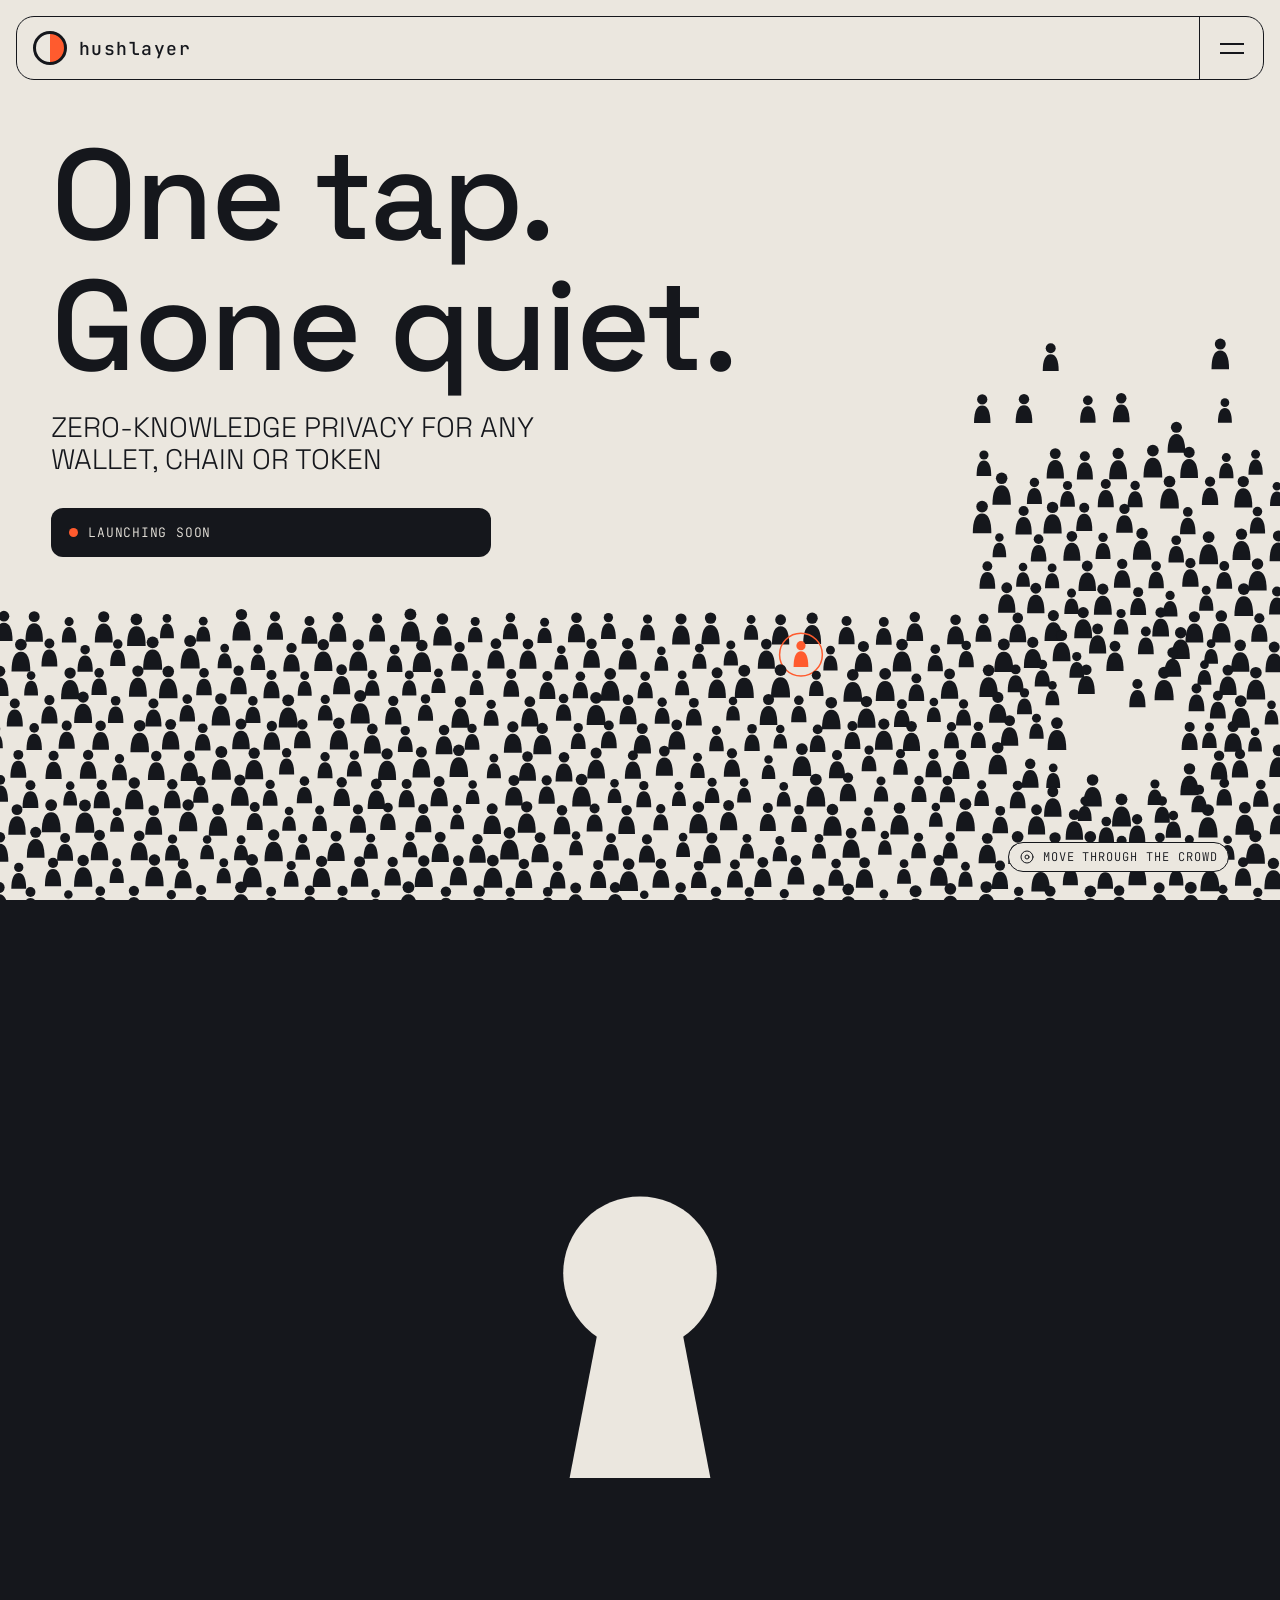
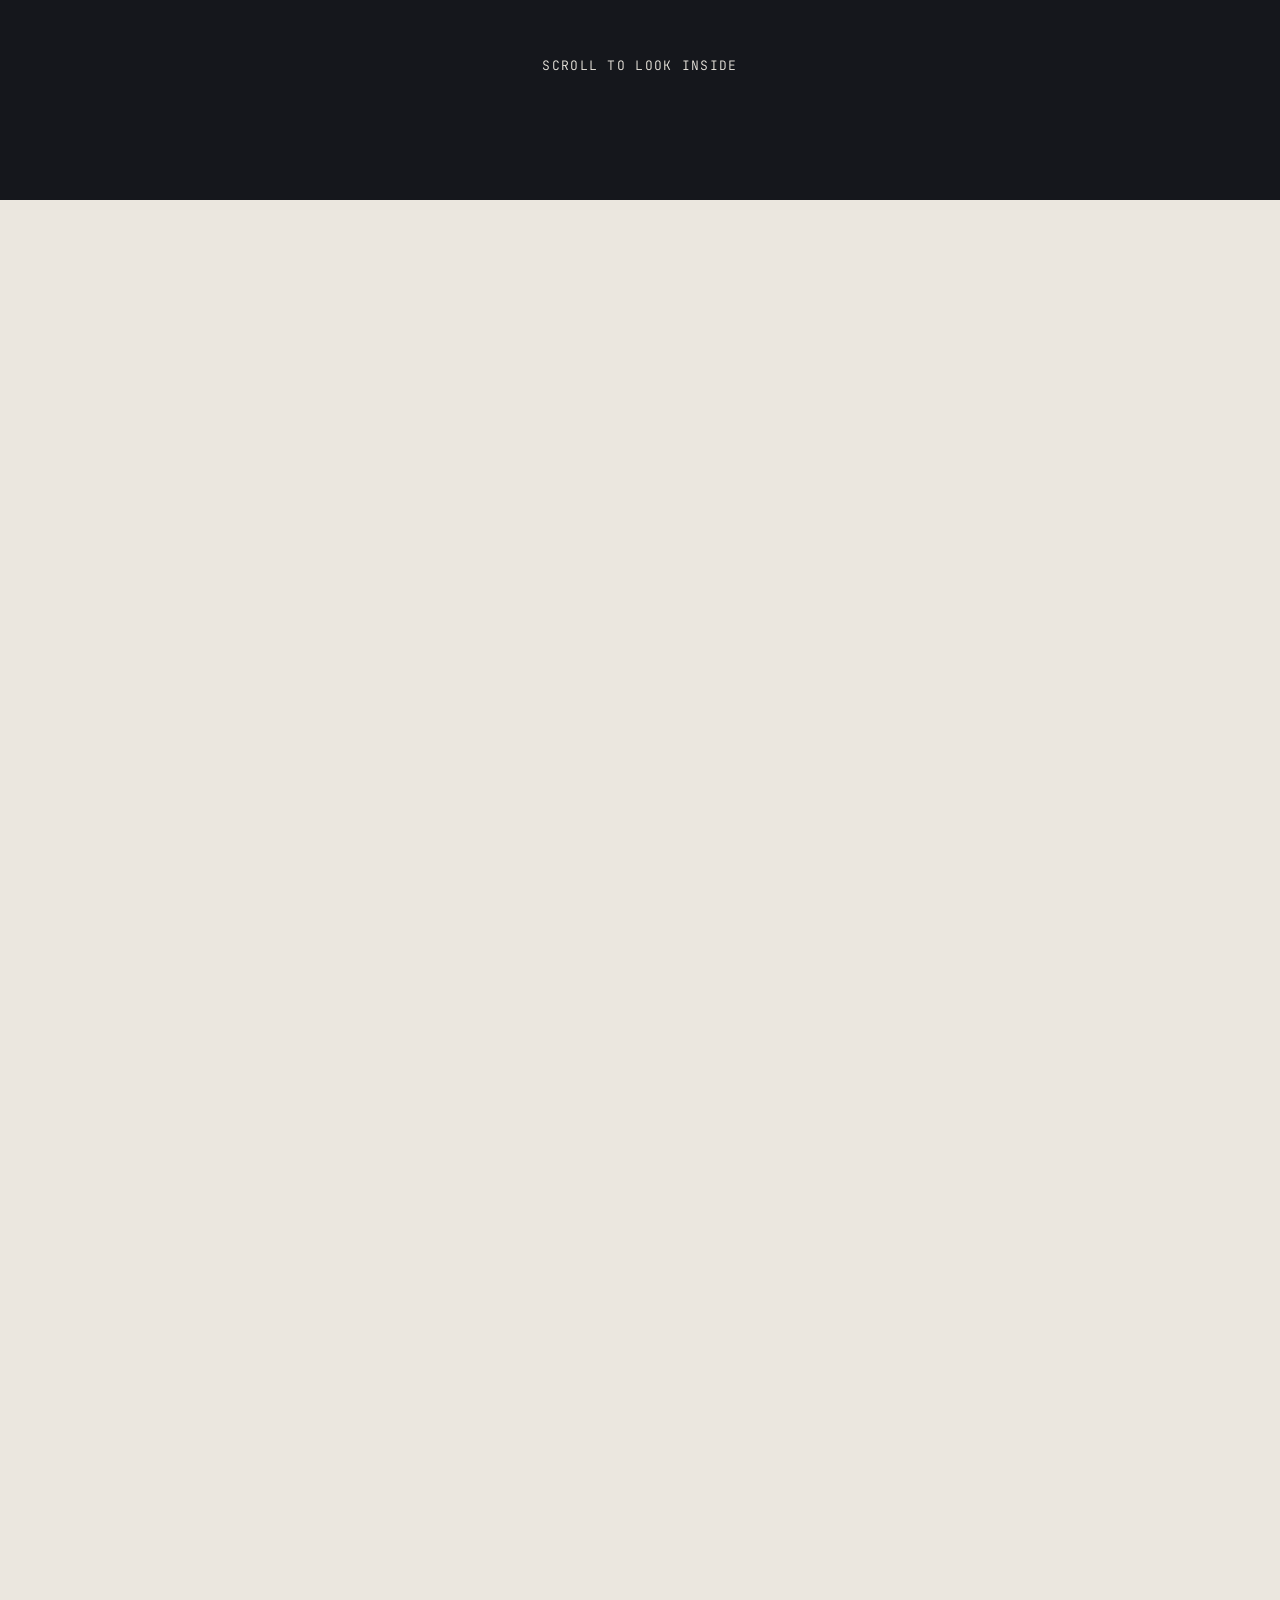
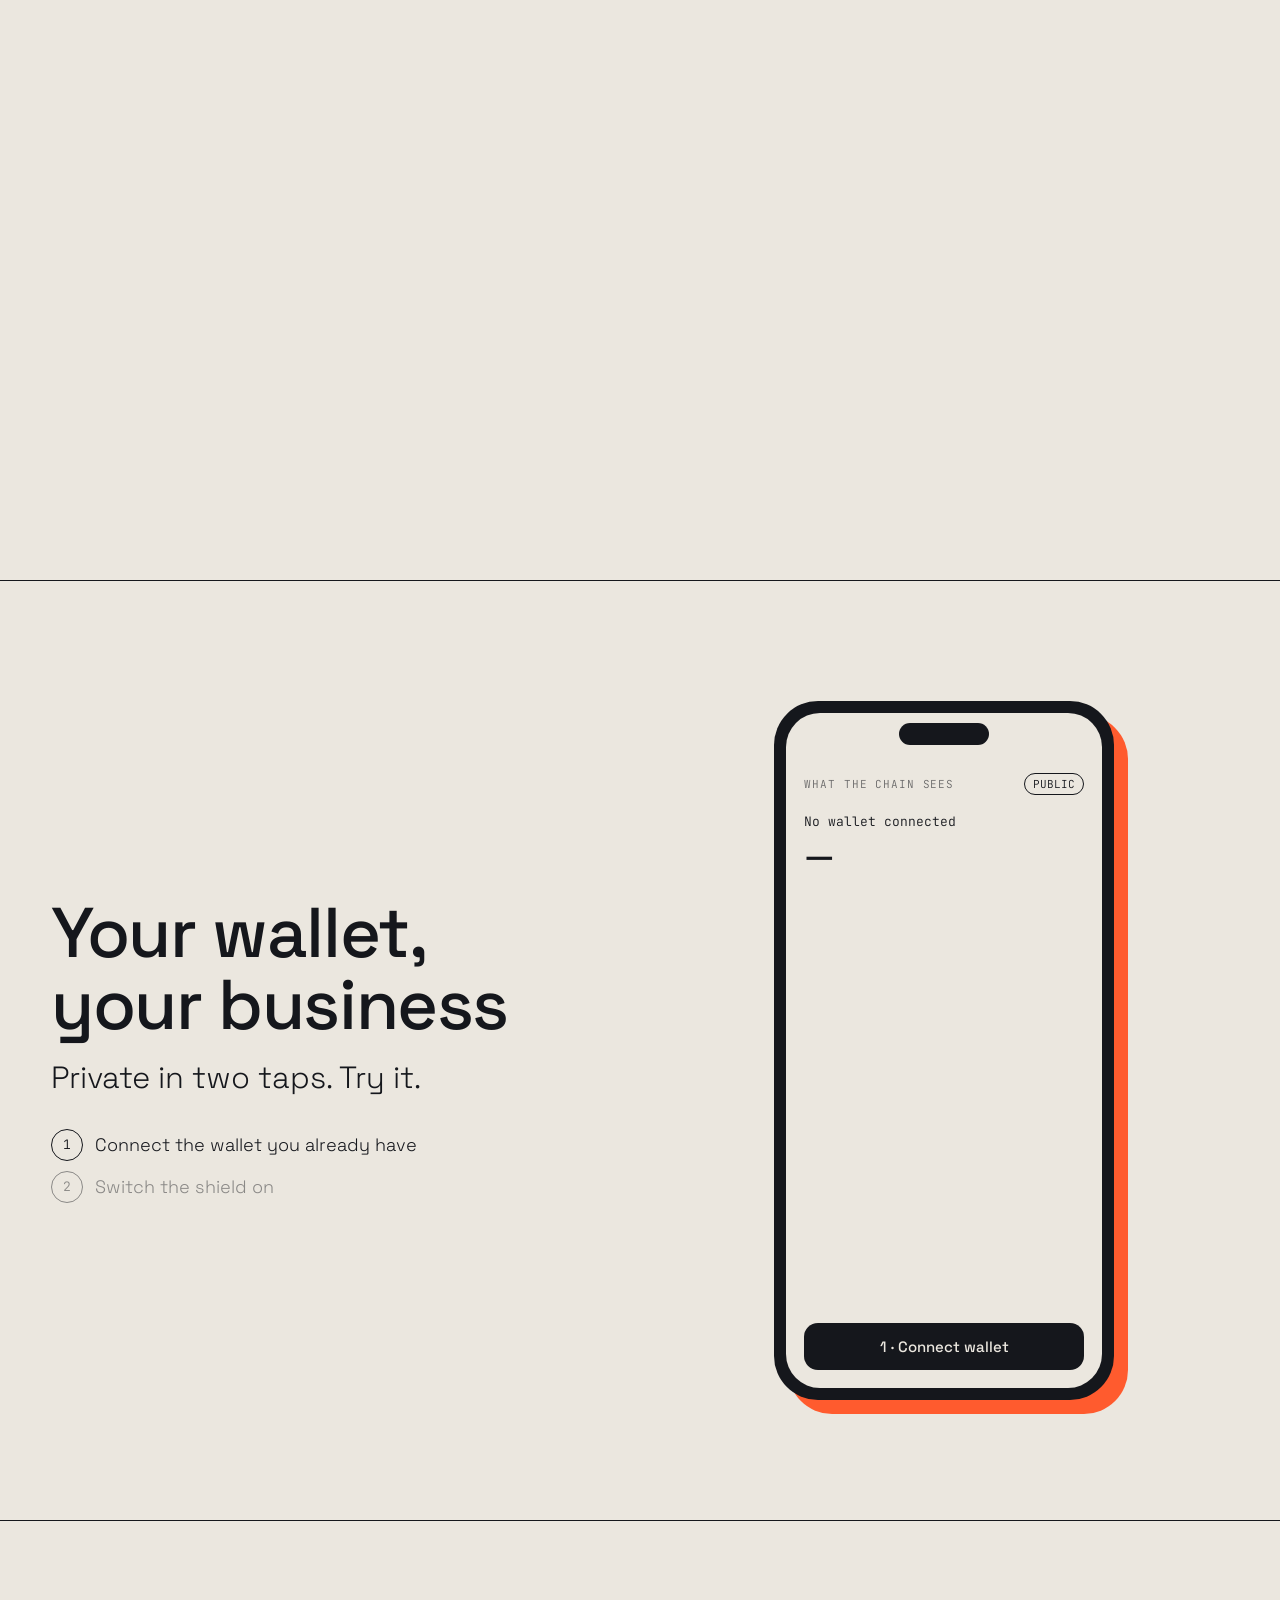
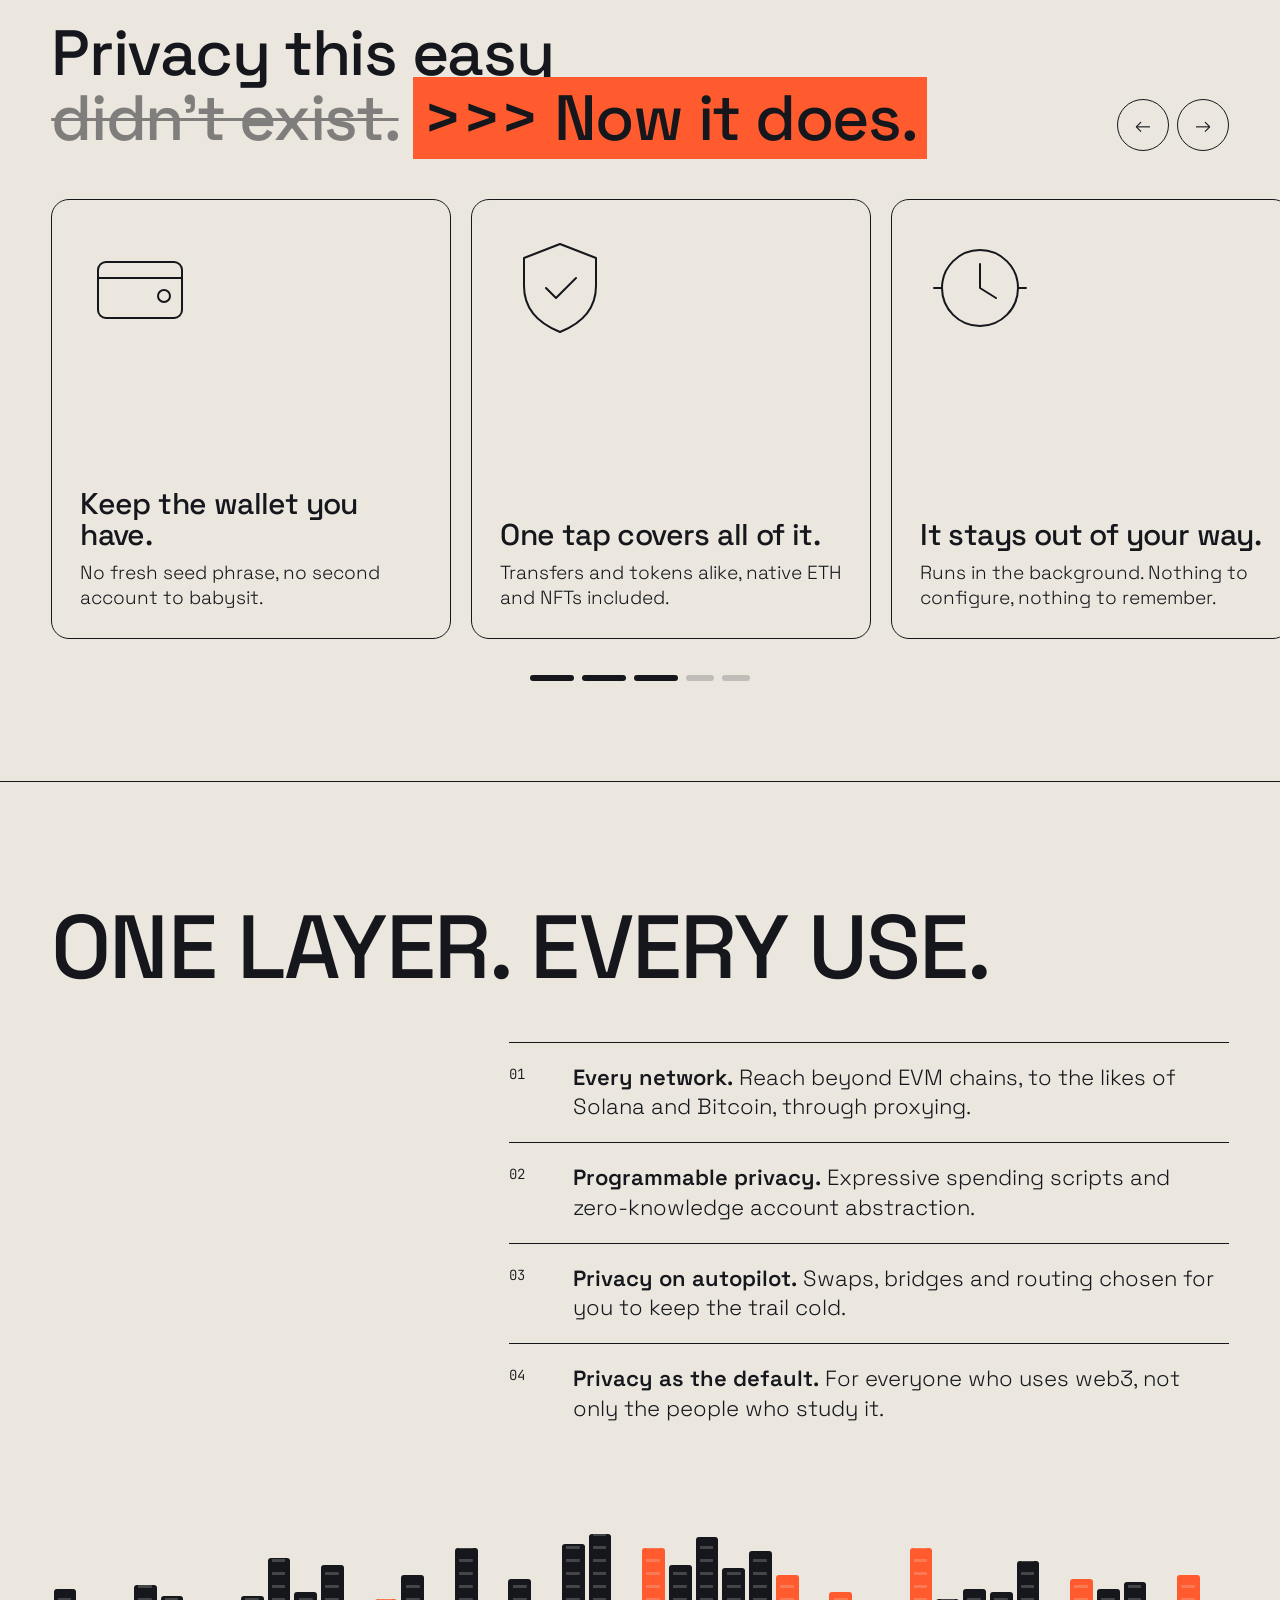
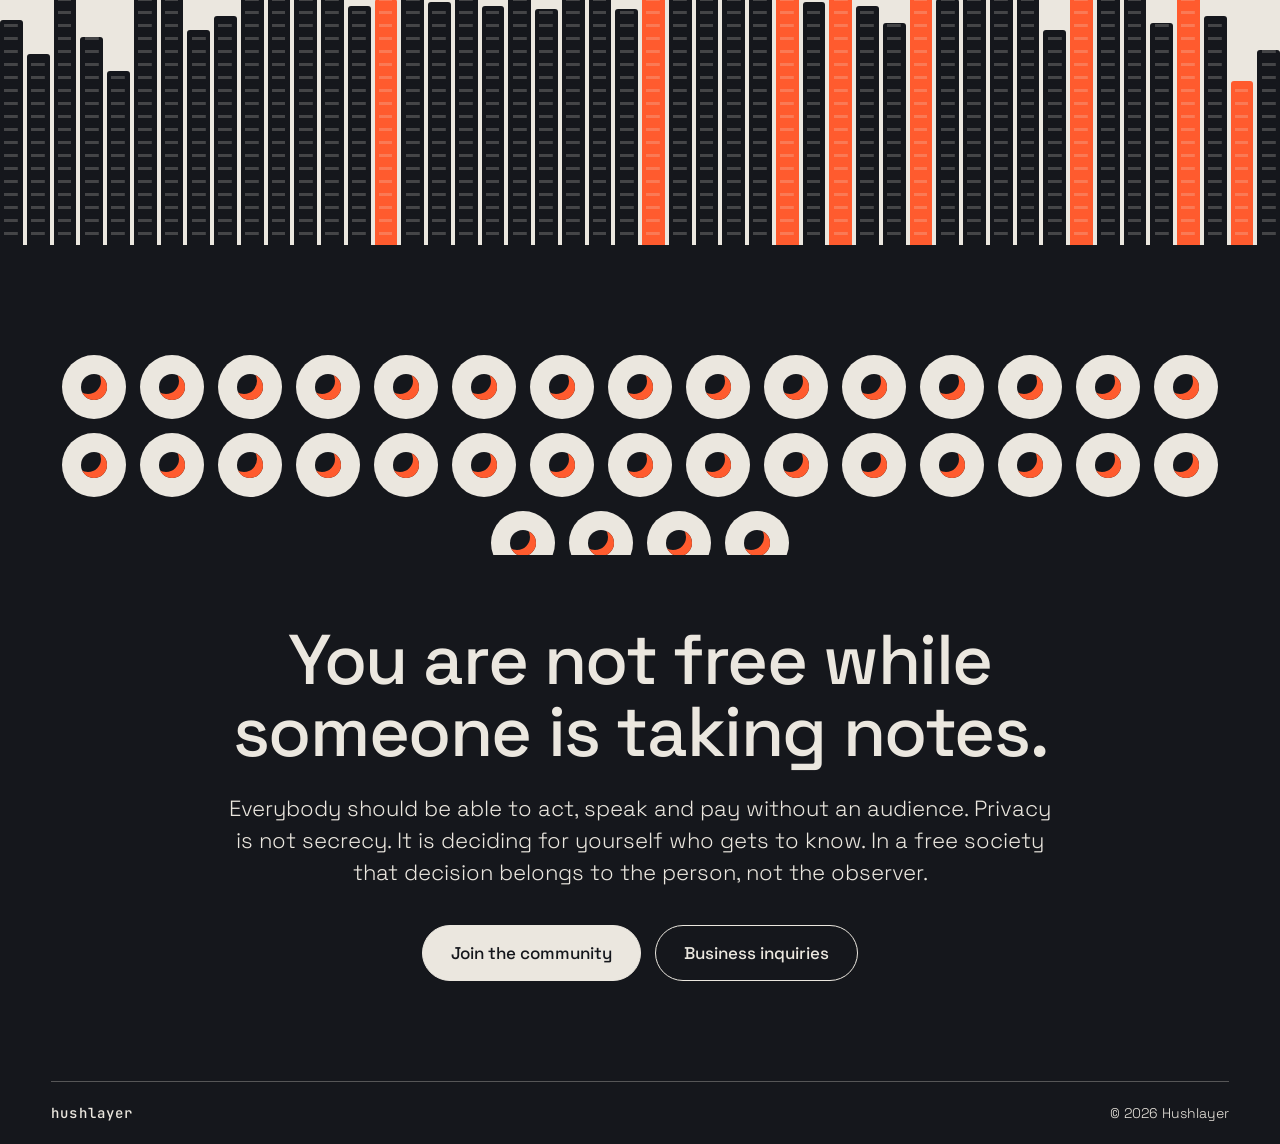
<file: index.html>
<!doctype html>
<html lang="en">
<head>
	<meta charset="utf-8" />
	<meta name="viewport" content="width=device-width, initial-scale=1, viewport-fit=cover" />
	<title>Hushlayer — one tap, and your wallet goes quiet.</title>
	<meta name="description" content="Hushlayer is a privacy layer for crypto: confidential transfers, swaps and bridging from the wallet you already use." />
	<meta property="og:title" content="Hushlayer — one tap, and your wallet goes quiet." />
	<meta property="og:description" content="A privacy layer for crypto: confidential transfers, swaps and bridging from the wallet you already use." />
	<link rel="icon" type="image/svg+xml" href="favicon.svg" />
	<link rel="preconnect" href="https://fonts.googleapis.com" />
	<link rel="preconnect" href="https://fonts.gstatic.com" crossorigin />
	<link href="https://fonts.googleapis.com/css2?family=JetBrains+Mono:wght@400;500&family=Space+Grotesk:wght@300;400;500;600&display=swap" rel="stylesheet" />
	<link rel="stylesheet" href="styles.css" />
</head>
<body>
	<!-- Loader -->
	<div class="loader" id="loader" aria-hidden="true">
		<span class="mark mark--lg"></span>
		<span class="wordmark">hushlayer</span>
	</div>

	<!-- Header -->
	<header class="header" id="header" data-theme="light">
		<div class="header__pill">
			<a class="header__brand" href="#top" aria-label="Hushlayer home">
				<span class="mark"></span>
				<span class="wordmark">hushlayer</span>
			</a>
			<button class="header__toggle" id="menuToggle" aria-label="Open menu" aria-expanded="false" aria-controls="menu">
				<span></span><span></span>
			</button>
		</div>
		<nav class="menu" id="menu" hidden>
			<div class="menu__row menu__row--status">
				<span class="dot" data-status-dot></span>
				<p data-status-text>Beta closed. Launching soon</p>
			</div>
			<a class="menu__row" data-link="docs" target="_blank" rel="noopener noreferrer">
				<svg viewBox="0 0 24 24"><path d="M6 3h9l4 4v14H6zM14 3v5h5M9 13h7M9 17h7" /></svg><p>Docs</p>
			</a>
			<a class="menu__row" data-link="x" target="_blank" rel="noopener noreferrer">
				<svg viewBox="0 0 24 24"><path d="M4 4l16 16M20 4L4 20" /></svg><p>Meet the community</p>
			</a>
			<a class="menu__row" data-link="telegram" target="_blank" rel="noopener noreferrer">
				<svg viewBox="0 0 24 24"><path d="M21 4L3 11l6 2 2 6 3-4 4 3z" /></svg><p>Join the Telegram</p>
			</a>
			<a class="menu__row" data-link="articles" target="_blank" rel="noopener noreferrer">
				<svg viewBox="0 0 24 24"><path d="M4 5h16v14H4zM8 9h8M8 13h8M8 17h4" /></svg><p>Articles</p>
			</a>
			<a class="menu__row" data-link="email">
				<svg viewBox="0 0 24 24"><path d="M3 6h18v12H3zM3 7l9 6 9-6" /></svg><p>Business inquiries</p>
			</a>
			<a class="menu__row" data-link="compliance" target="_blank" rel="noopener noreferrer">
				<svg viewBox="0 0 24 24"><path d="M12 3l8 3v6c0 5-3.5 8-8 9-4.500-1-8-4-8-9V6zM9 12l2 2 4-4" /></svg><p>Compliance</p>
			</a>
		</nav>
	</header>

	<main id="top">
		<!-- Hero -->
		<section class="hero" data-section="hero" data-theme="light">
			<canvas class="hero__crowd" id="crowd" role="img" aria-label="A crowd that parts around your cursor"></canvas>
			<div class="hero__copy">
				<h1>One tap.<br />Gone quiet.</h1>
				<p class="hero__sub">Zero-knowledge privacy for any<br />wallet, chain or token</p>
				<div class="timer" id="timer">
					<div class="timer__head">
						<span class="dot" data-status-dot></span>
						<span id="timerLabel">Launching soon</span>
					</div>
					<div class="timer__digits" id="timerDigits" hidden></div>
					<p class="timer__local" id="timerLocal" hidden></p>
					<button class="timer__address" id="addressChip" hidden>
						<span id="addressText"></span>
						<svg viewBox="0 0 24 24"><path d="M9 9h11v11H9zM5 15V4h11" /></svg>
					</button>
				</div>
			</div>
			<p class="hero__hint">
				<svg viewBox="0 0 24 24"><circle cx="12" cy="12" r="3" /><circle cx="12" cy="12" r="9" /></svg>
				<span data-hint>Move through the crowd</span>
			</p>
		</section>

		<!-- Keyhole -->
		<section class="keyhole" id="keyhole" data-section="keyhole" data-theme="dark">
			<div class="keyhole__stage">
				<div class="keyhole__content">
					<div class="keyhole__lead" data-reveal>
						<h2>Hushlayer closes the oldest gap in web3: everything you do is public.</h2>
						<p>Think of it as a private tunnel for your on-chain activity.</p>
					</div>
					<div class="keyhole__steps">
						<div data-reveal>
							<h3>Add the app or the extension,</h3>
							<p>tap once, and each transaction leaves shielded.</p>
						</div>
						<div data-reveal>
							<h3>Same wallet, same habits,</h3>
							<p>nothing to relearn. Only now nobody is reading along.</p>
						</div>
					</div>
				</div>
				<svg class="keyhole__mask" viewBox="0 0 100 100" preserveAspectRatio="xMidYMid slice" aria-hidden="true">
					<defs>
						<mask id="khMask">
							<rect x="-500" y="-500" width="1100" height="1100" fill="#fff" />
							<g id="khShape">
								<circle cx="50" cy="44" r="6" fill="#000" />
								<path d="M47 47 L53 47 L55.500 60 L44.500 60 Z" fill="#000" />
							</g>
						</mask>
					</defs>
					<rect class="keyhole__door" x="-500" y="-500" width="1100" height="1100" mask="url(#khMask)" />
				</svg>
				<p class="keyhole__hint" id="khHint">Scroll to look inside</p>
			</div>
		</section>

		<!-- Phone -->
		<section class="phone" id="demo" data-section="phone" data-theme="light" aria-label="Interactive phone demonstration">
			<div class="phone__copy">
				<h2>Your wallet,<br />your business</h2>
				<p>Private in two taps. Try it.</p>
				<ol class="phone__steps">
					<li data-step="1">Connect the wallet you already have</li>
					<li data-step="2">Switch the shield on</li>
				</ol>
			</div>
			<div class="device" id="device" data-state="0">
				<div class="device__notch"></div>
				<div class="device__screen">
					<div class="device__top">
						<span class="device__label">What the chain sees</span>
						<span class="badge" id="deviceBadge">Public</span>
					</div>
					<p class="device__wallet" id="deviceWallet">No wallet connected</p>
					<p class="device__balance" id="deviceBalance">—</p>
					<ul class="device__txs" id="deviceTxs"></ul>
					<button class="device__cta" id="deviceCta">1 · Connect wallet</button>
				</div>
			</div>
		</section>

		<!-- Carousel -->
		<section class="cards" id="why" data-section="carousel" data-theme="light">
			<div class="cards__head">
				<h2>Privacy this easy<br /><span class="strike">didn’t exist.</span> <em>&gt;&gt;&gt; Now it does.</em></h2>
				<div class="cards__nav">
					<button id="cardsPrev" aria-label="Previous card">←</button>
					<button id="cardsNext" aria-label="Next card">→</button>
				</div>
			</div>
			<div class="cards__track" id="cardsTrack">
				<article class="card">
					<svg viewBox="0 0 120 120"><rect x="18" y="34" width="84" height="56" rx="8" /><path d="M18 50h84" /><circle cx="84" cy="68" r="6" /></svg>
					<h3>Keep the wallet you have.</h3>
					<p>No fresh seed phrase, no second account to babysit.</p>
				</article>
				<article class="card">
					<svg viewBox="0 0 120 120"><path d="M60 16l36 14v28c0 24-16 38-36 46-20-8-36-22-36-46V30z" /><path d="M46 60l10 10 20-20" /></svg>
					<h3>One tap covers all of it.</h3>
					<p>Transfers and tokens alike, native ETH and NFTs included.</p>
				</article>
				<article class="card">
					<svg viewBox="0 0 120 120"><circle cx="60" cy="60" r="38" /><path d="M60 36v24l16 10" /><path d="M14 60h8M98 60h8" /></svg>
					<h3>It stays out of your way.</h3>
					<p>Runs in the background. Nothing to configure, nothing to remember.</p>
				</article>
				<article class="card">
					<svg viewBox="0 0 120 120"><circle cx="44" cy="60" r="18" /><path d="M62 60h44M92 60v14M80 60v10" /></svg>
					<h3>Your keys never leave you.</h3>
					<p>Funds stay under <strong>your control</strong> from start to finish.</p>
				</article>
				<article class="card">
					<svg viewBox="0 0 120 120"><path d="M66 14L30 66h26l-4 40 38-54H64z" /></svg>
					<h3>Cheap and quick.</h3>
					<p>Low fees, fast confirmations, and built to span more networks.</p>
				</article>
			</div>
			<div class="cards__dots" id="cardsDots"></div>
		</section>

		<!-- Roadmap / city -->
		<section class="city" id="roadmap" data-section="city" data-theme="light">
			<h2>One layer. Every use.</h2>
			<ol class="city__list">
				<li><strong>Every network.</strong> Reach beyond EVM chains, to the likes of Solana and Bitcoin, through proxying.</li>
				<li><strong>Programmable privacy.</strong> Expressive spending scripts and zero-knowledge account abstraction.</li>
				<li><strong>Privacy on autopilot.</strong> Swaps, bridges and routing chosen for you to keep the trail cold.</li>
				<li><strong>Privacy as the default.</strong> For everyone who uses web3, not only the people who study it.</li>
			</ol>
			<div class="city__skyline" id="skyline" aria-hidden="true"></div>
		</section>

		<!-- Eyes -->
		<section class="eyes" id="manifesto" data-section="eyes" data-theme="dark">
			<div class="eyes__wall" id="eyesWall" aria-hidden="true"></div>
			<div class="eyes__copy">
				<h2>You are not free while someone is taking notes.</h2>
				<p>Everybody should be able to act, speak and pay without an audience. Privacy is not secrecy. It is deciding for yourself who gets to know. In a free society that decision belongs to the person, not the observer.</p>
				<div class="eyes__cta">
					<a class="btn btn--solid" data-link="x" target="_blank" rel="noopener noreferrer">Join the community</a>
					<a class="btn btn--ghost" data-link="email">Business inquiries</a>
				</div>
			</div>
			<footer class="footer">
				<span class="wordmark">hushlayer</span>
				<span>© <span data-year></span> Hushlayer</span>
			</footer>
		</section>
	</main>

	<div class="toast" id="toast" role="status" aria-live="polite"></div>
	<script src="site.js"></script>
	<script src="main.js"></script>
</body>
</html>
</file>
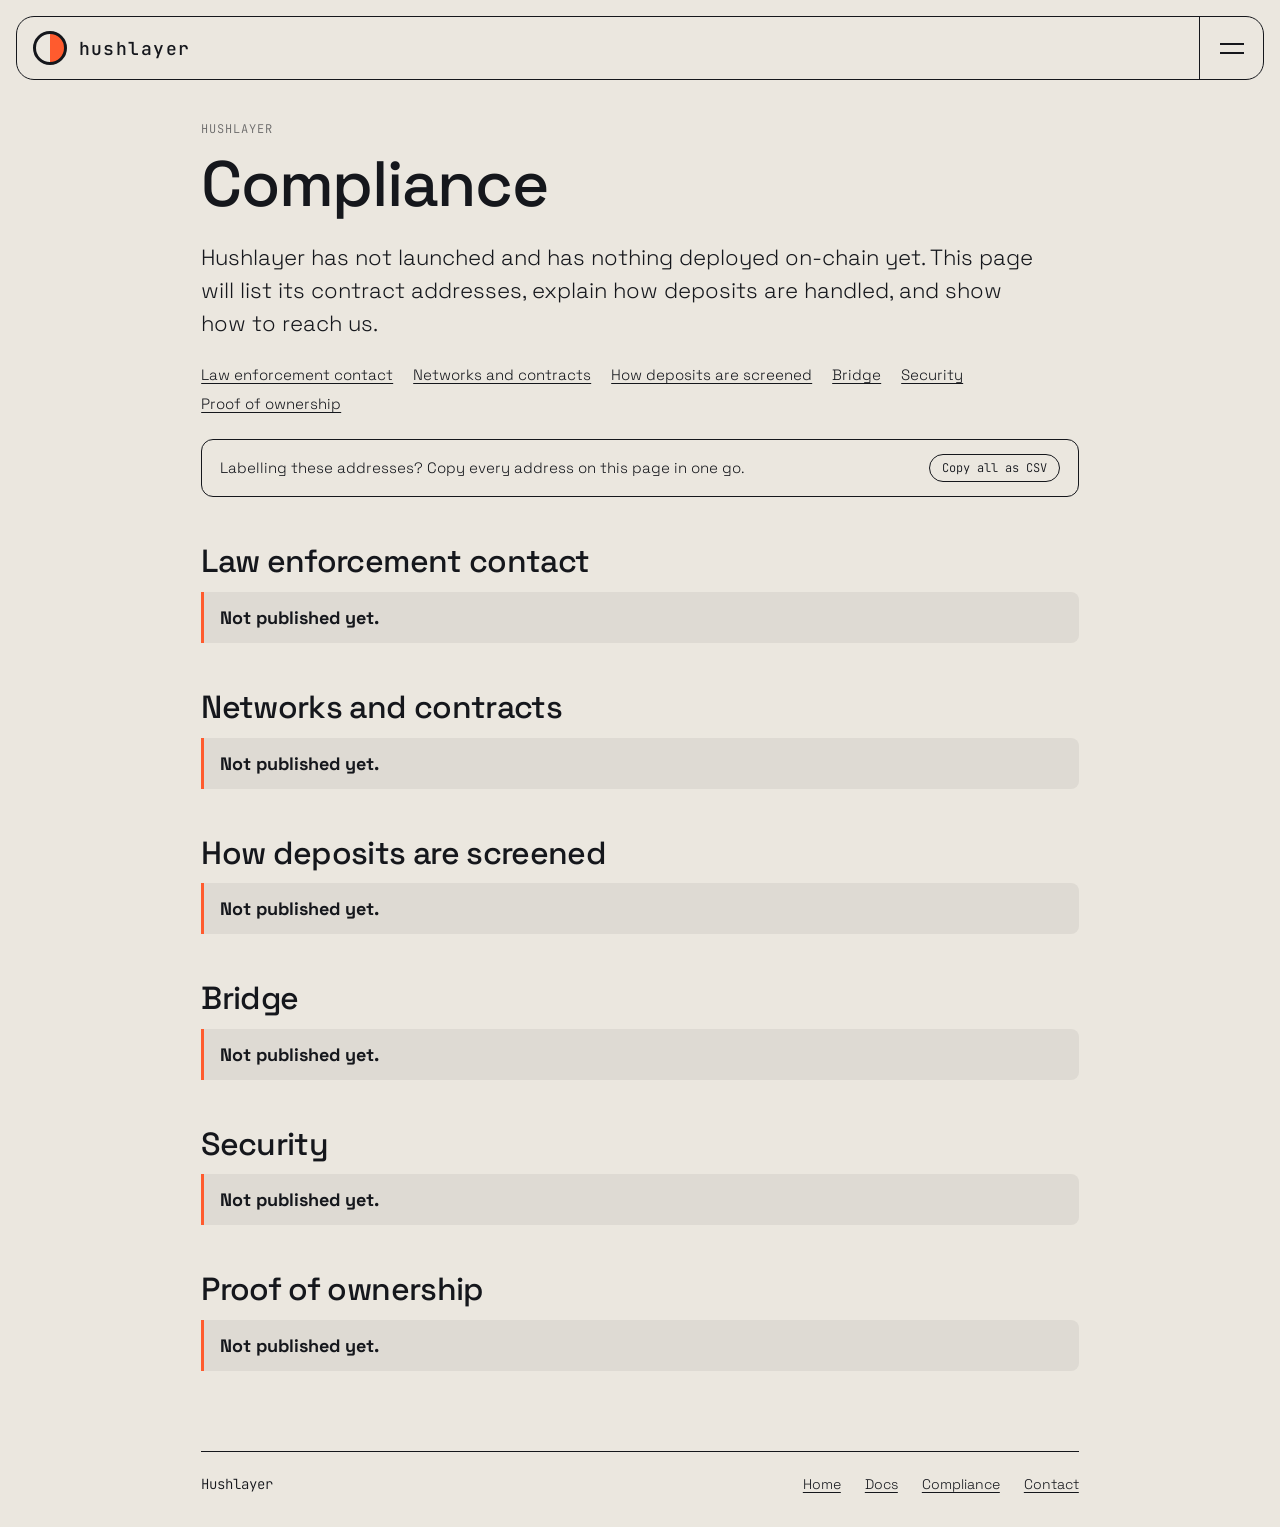
<file: compliance.html>
<!doctype html>
<html lang="en">
<head>
	<meta charset="utf-8" />
	<meta name="viewport" content="width=device-width, initial-scale=1, viewport-fit=cover" />
	<title>Compliance — Hushlayer</title>
	<meta name="description" content="Hushlayer compliance information and on-chain addresses." />
	<link rel="icon" type="image/svg+xml" href="favicon.svg" />
	<link rel="preconnect" href="https://fonts.googleapis.com" />
	<link rel="preconnect" href="https://fonts.gstatic.com" crossorigin />
	<link href="https://fonts.googleapis.com/css2?family=JetBrains+Mono:wght@400;500&family=Space+Grotesk:wght@300;400;500;600&display=swap" rel="stylesheet" />
	<link rel="stylesheet" href="styles.css" />
	<link rel="stylesheet" href="pages.css" />
</head>
<body class="page">
	<!-- Header -->
	<header class="header" id="header" data-theme="light">
		<div class="header__pill">
			<a class="header__brand" href="index.html" aria-label="Hushlayer home">
				<span class="mark"></span>
				<span class="wordmark">hushlayer</span>
			</a>
			<button class="header__toggle" id="menuToggle" aria-label="Open menu" aria-expanded="false" aria-controls="menu">
				<span></span><span></span>
			</button>
		</div>
		<nav class="menu" id="menu" hidden>
			<div class="menu__row menu__row--status">
				<span class="dot" data-status-dot></span>
				<p data-status-text>Beta closed. Launching soon</p>
			</div>
			<a class="menu__row" data-link="docs" target="_blank" rel="noopener noreferrer">
				<svg viewBox="0 0 24 24"><path d="M6 3h9l4 4v14H6zM14 3v5h5M9 13h7M9 17h7" /></svg><p>Docs</p>
			</a>
			<a class="menu__row" data-link="x" target="_blank" rel="noopener noreferrer">
				<svg viewBox="0 0 24 24"><path d="M4 4l16 16M20 4L4 20" /></svg><p>Meet the community</p>
			</a>
			<a class="menu__row" data-link="telegram" target="_blank" rel="noopener noreferrer">
				<svg viewBox="0 0 24 24"><path d="M21 4L3 11l6 2 2 6 3-4 4 3z" /></svg><p>Join the Telegram</p>
			</a>
			<a class="menu__row" data-link="articles" target="_blank" rel="noopener noreferrer">
				<svg viewBox="0 0 24 24"><path d="M4 5h16v14H4zM8 9h8M8 13h8M8 17h4" /></svg><p>Articles</p>
			</a>
			<a class="menu__row" data-link="email">
				<svg viewBox="0 0 24 24"><path d="M3 6h18v12H3zM3 7l9 6 9-6" /></svg><p>Business inquiries</p>
			</a>
			<a class="menu__row" data-link="compliance" target="_blank" rel="noopener noreferrer">
				<svg viewBox="0 0 24 24"><path d="M12 3l8 3v6c0 5-3.5 8-8 9-4.500-1-8-4-8-9V6zM9 12l2 2 4-4" /></svg><p>Compliance</p>
			</a>
		</nav>
	</header>

	<main class="comp">
		<p class="crumb" id="compCrumb"></p>
		<h1>Compliance</h1>
		<p class="comp__lead" id="compLead"></p>
		<nav class="comp__toc" id="compToc"></nav>
		<div class="comp__csv">
			<p>Labelling these addresses? Copy every address on this page in one go.</p>
			<button class="chip" id="compCsv">Copy all as CSV</button>
		</div>
		<div id="compSections"></div>
		<footer class="page__foot">
			<span>Hushlayer</span>
			<a href="index.html">Home</a>
			<a href="docs.html">Docs</a>
			<a href="compliance.html">Compliance</a>
			<a data-link="email">Contact</a>
		</footer>
	</main>

	<div class="toast" id="toast" role="status" aria-live="polite"></div>
	<script src="site.js"></script>
	<script src="compliance-data.js"></script>
	<script src="pages.js"></script>
</body>
</html>
</file>
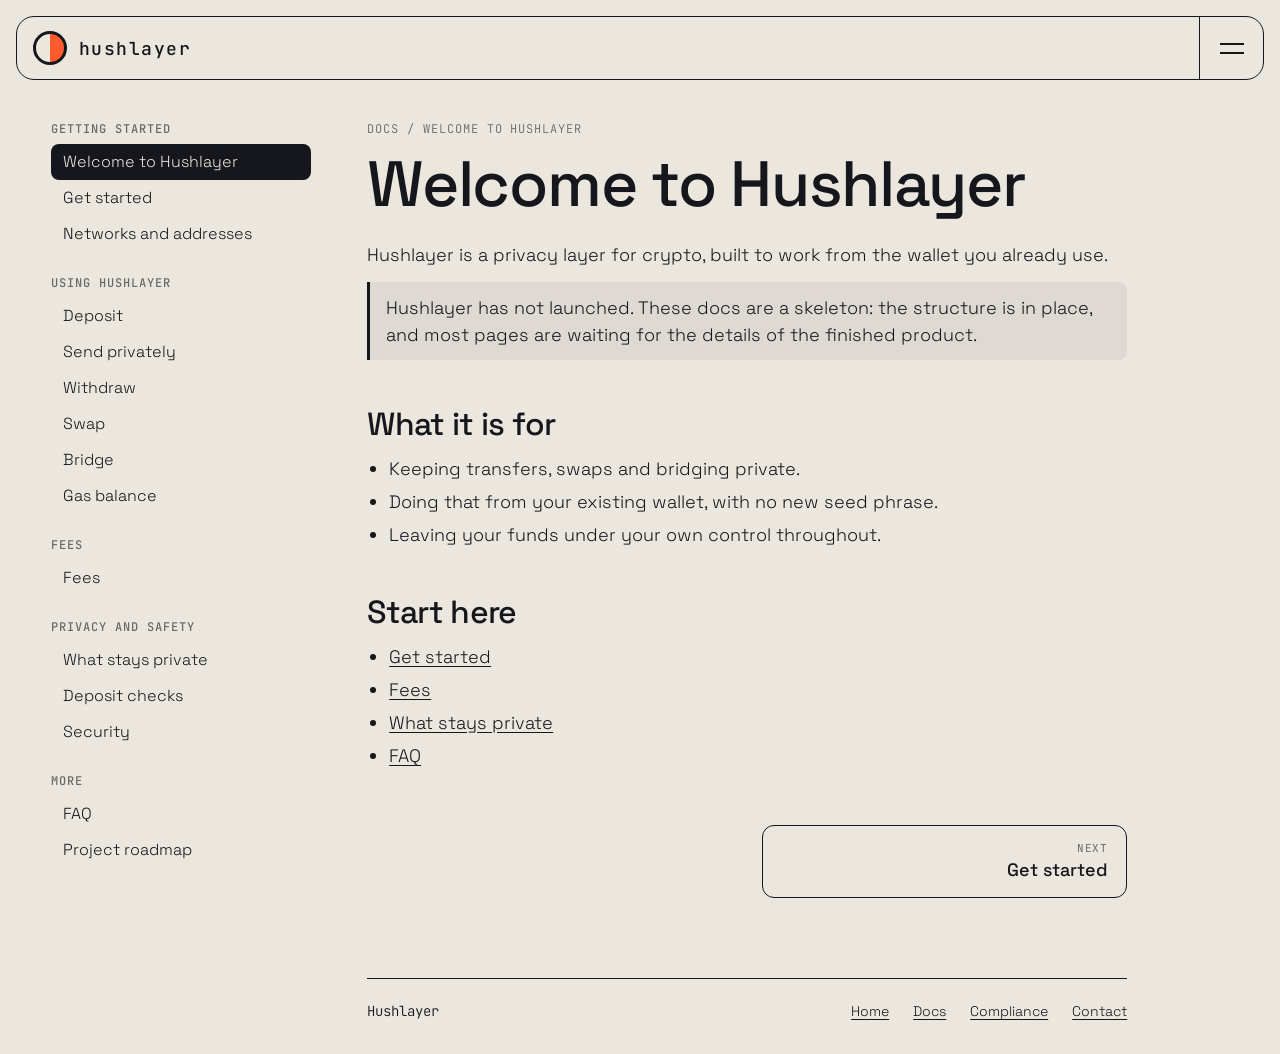
<file: docs.html>
<!doctype html>
<html lang="en">
<head>
	<meta charset="utf-8" />
	<meta name="viewport" content="width=device-width, initial-scale=1, viewport-fit=cover" />
	<title>Docs — Hushlayer</title>
	<meta name="description" content="Hushlayer documentation." />
	<link rel="icon" type="image/svg+xml" href="favicon.svg" />
	<link rel="preconnect" href="https://fonts.googleapis.com" />
	<link rel="preconnect" href="https://fonts.gstatic.com" crossorigin />
	<link href="https://fonts.googleapis.com/css2?family=JetBrains+Mono:wght@400;500&family=Space+Grotesk:wght@300;400;500;600&display=swap" rel="stylesheet" />
	<link rel="stylesheet" href="styles.css" />
	<link rel="stylesheet" href="pages.css" />
</head>
<body class="page">
	<!-- Header -->
	<header class="header" id="header" data-theme="light">
		<div class="header__pill">
			<a class="header__brand" href="index.html" aria-label="Hushlayer home">
				<span class="mark"></span>
				<span class="wordmark">hushlayer</span>
			</a>
			<button class="header__toggle" id="menuToggle" aria-label="Open menu" aria-expanded="false" aria-controls="menu">
				<span></span><span></span>
			</button>
		</div>
		<nav class="menu" id="menu" hidden>
			<div class="menu__row menu__row--status">
				<span class="dot" data-status-dot></span>
				<p data-status-text>Beta closed. Launching soon</p>
			</div>
			<a class="menu__row" data-link="docs" target="_blank" rel="noopener noreferrer">
				<svg viewBox="0 0 24 24"><path d="M6 3h9l4 4v14H6zM14 3v5h5M9 13h7M9 17h7" /></svg><p>Docs</p>
			</a>
			<a class="menu__row" data-link="x" target="_blank" rel="noopener noreferrer">
				<svg viewBox="0 0 24 24"><path d="M4 4l16 16M20 4L4 20" /></svg><p>Meet the community</p>
			</a>
			<a class="menu__row" data-link="telegram" target="_blank" rel="noopener noreferrer">
				<svg viewBox="0 0 24 24"><path d="M21 4L3 11l6 2 2 6 3-4 4 3z" /></svg><p>Join the Telegram</p>
			</a>
			<a class="menu__row" data-link="articles" target="_blank" rel="noopener noreferrer">
				<svg viewBox="0 0 24 24"><path d="M4 5h16v14H4zM8 9h8M8 13h8M8 17h4" /></svg><p>Articles</p>
			</a>
			<a class="menu__row" data-link="email">
				<svg viewBox="0 0 24 24"><path d="M3 6h18v12H3zM3 7l9 6 9-6" /></svg><p>Business inquiries</p>
			</a>
			<a class="menu__row" data-link="compliance" target="_blank" rel="noopener noreferrer">
				<svg viewBox="0 0 24 24"><path d="M12 3l8 3v6c0 5-3.5 8-8 9-4.500-1-8-4-8-9V6zM9 12l2 2 4-4" /></svg><p>Compliance</p>
			</a>
		</nav>
	</header>

	<main class="docs">
		<aside class="docs__nav">
			<button class="docs__navtoggle" id="docsNavToggle" aria-expanded="false">Contents</button>
			<nav id="docsNav"></nav>
		</aside>
		<article class="docs__body">
			<p class="crumb">Docs <span id="docsCrumb"></span></p>
			<div id="docsContent"></div>
			<div class="docs__pager" id="docsPager"></div>
		<footer class="page__foot">
			<span>Hushlayer</span>
			<a href="index.html">Home</a>
			<a href="docs.html">Docs</a>
			<a href="compliance.html">Compliance</a>
			<a data-link="email">Contact</a>
		</footer>
		</article>
	</main>

	<div class="toast" id="toast" role="status" aria-live="polite"></div>
	<script src="site.js"></script>
	<script src="docs-content.js"></script>
	<script src="pages.js"></script>
</body>
</html>
</file>
<file: styles.css>
:root {
	--ink: #15171c;
	--paper: #ebe7df;
	--accent: #ff5b2e;
	--radius: 18px;
	--gutter: clamp(16px, 4vw, 56px);
	--sans: 'Space Grotesk', system-ui, sans-serif;
	--mono: 'JetBrains Mono', ui-monospace, Consolas, monospace;
}

* { box-sizing: border-box; }
[hidden] { display: none !important; }
html { scroll-behavior: smooth; }
body {
	margin: 0;
	background: var(--paper);
	color: var(--ink);
	font-family: var(--sans);
	font-weight: 300;
	-webkit-font-smoothing: antialiased;
	overflow-x: hidden;
}
h1, h2, h3, p, ol, ul { margin: 0; }
ol, ul { padding: 0; list-style: none; }
a { color: inherit; text-decoration: none; }
button { font: inherit; color: inherit; background: none; border: 0; cursor: pointer; }
svg { fill: none; stroke: currentColor; stroke-width: 1.5; stroke-linecap: round; stroke-linejoin: round; }
h1, h2, h3 { font-weight: 500; line-height: 1.02; letter-spacing: -0.02em; }

/* Brand */
.mark {
	display: inline-block;
	width: 34px; height: 34px;
	border-radius: 50%;
	border: 3px solid currentColor;
	background: linear-gradient(90deg, transparent 50%, var(--accent) 50%);
	flex-shrink: 0;
}
.mark--lg { width: 72px; height: 72px; border-width: 5px; }
.wordmark { font-family: var(--mono); font-weight: 500; letter-spacing: 0.08em; text-transform: lowercase; }
.dot { width: 9px; height: 9px; border-radius: 50%; background: var(--accent); flex-shrink: 0; animation: pulse 1.8s infinite; }
.dot.is-live { background: #3ddc84; }
@keyframes pulse { 50% { opacity: 0.25; } }

/* Loader */
.loader {
	position: fixed; inset: 0; z-index: 1000;
	display: flex; flex-direction: column; align-items: center; justify-content: center; gap: 20px;
	background: var(--ink); color: var(--paper);
	transition: opacity 0.6s ease, visibility 0.6s;
}
.loader .wordmark { font-size: 22px; }
.loader .mark { animation: spin 1.4s cubic-bezier(0.6, 0, 0.3, 1) infinite; }
.loader.is-done { opacity: 0; visibility: hidden; }
@keyframes spin { to { transform: rotate(360deg); } }

/* Header */
.header {
	position: fixed; top: 0; left: 50%; z-index: 100;
	width: 100%; max-width: 1440px;
	padding: 16px 16px 0;
	transform: translateX(-50%);
	color: var(--ink);
	--h-bg: var(--paper); --h-fg: var(--ink);
}
.header[data-theme='dark'] { --h-bg: var(--ink); --h-fg: var(--paper); }
.header__pill, .menu {
	background: var(--h-bg); color: var(--h-fg);
	border: 1px solid var(--h-fg);
	transition: background 0.5s, color 0.5s, border-color 0.5s, border-radius 0.3s;
}
.header__pill { display: flex; justify-content: space-between; height: 64px; border-radius: var(--radius); }
.header.is-open .header__pill { border-radius: var(--radius) var(--radius) 0 0; }
.header__brand { display: flex; align-items: center; gap: 12px; padding-left: 16px; font-size: 18px; }
.header__toggle {
	width: 64px; border-left: 1px solid currentColor;
	display: flex; flex-direction: column; align-items: center; justify-content: center; gap: 7px;
}
.header__toggle span { width: 24px; height: 2px; background: currentColor; transition: transform 0.3s; }
.header.is-open .header__toggle span:first-child { transform: translateY(4.5px) rotate(45deg); }
.header.is-open .header__toggle span:last-child { transform: translateY(-4.5px) rotate(-45deg); }
.menu {
	margin-left: auto; width: min(100%, 380px);
	border-top: 0; border-radius: 0 0 var(--radius) var(--radius);
	overflow: hidden;
	animation: drop 0.3s ease;
}
@keyframes drop { from { opacity: 0; transform: translateY(-8px); } }
.menu__row {
	display: flex; align-items: center; gap: 14px;
	padding: 16px 20px; font-size: 17px;
	border-top: 1px solid color-mix(in srgb, currentColor 25%, transparent);
	transition: background 0.2s, color 0.2s;
}
.menu__row:first-child { border-top: 0; }
.menu__row svg { width: 22px; height: 22px; }
a.menu__row:hover { background: var(--accent); color: var(--ink); }
.menu__row--status { font-family: var(--mono); font-size: 13px; text-transform: uppercase; letter-spacing: 0.05em; }

/* Hero */
.hero { position: relative; min-height: 100svh; display: flex; flex-direction: column; justify-content: flex-start; padding: 130px var(--gutter) 40px; overflow: hidden; }
.hero__crowd { position: absolute; inset: 0; width: 100%; height: 100%; }
.hero__copy { position: relative; pointer-events: none; max-width: 900px; }
.hero h1 { font-size: clamp(54px, 10vw, 150px); }
.hero__sub { margin-top: 20px; font-size: clamp(18px, 2.2vw, 30px); text-transform: uppercase; line-height: 1.15; }
.timer {
	pointer-events: auto;
	margin-top: 32px; width: min(100%, 440px);
	background: var(--ink); color: var(--paper);
	border-radius: 12px; padding: 16px 18px;
}
.timer__head { display: flex; align-items: center; gap: 10px; font-family: var(--mono); font-size: 13px; text-transform: uppercase; letter-spacing: 0.06em; }
.timer__digits { display: grid; grid-auto-flow: column; grid-auto-columns: 1fr; gap: 8px; margin-top: 14px; }
.timer__digits div { border: 1px solid color-mix(in srgb, var(--paper) 30%, transparent); border-radius: 8px; padding: 10px 6px; text-align: center; }
.timer__digits b { display: block; font-family: var(--mono); font-weight: 500; font-size: clamp(24px, 4vw, 36px); font-variant-numeric: tabular-nums; }
.timer__digits small { font-size: 11px; text-transform: uppercase; letter-spacing: 0.1em; opacity: 0.6; }
.timer__local { margin-top: 10px; font-size: 13px; opacity: 0.6; }
.timer__address { display: flex; align-items: center; gap: 8px; margin-top: 12px; padding: 4px 8px; border-radius: 6px; font-family: var(--mono); font-size: 12px; background: color-mix(in srgb, var(--paper) 12%, transparent); }
.timer__address:hover { background: var(--accent); color: var(--ink); }
.timer__address svg { width: 14px; height: 14px; }
.hero__hint {
	position: absolute; right: var(--gutter); bottom: 28px;
	display: flex; align-items: center; gap: 8px;
	font-family: var(--mono); font-size: 12px; text-transform: uppercase; letter-spacing: 0.08em;
	background: var(--paper); padding: 6px 10px; border-radius: 999px; border: 1px solid var(--ink);
	pointer-events: none;
}
.hero__hint svg { width: 16px; height: 16px; }

/* Keyhole */
.keyhole { position: relative; height: 320vh; background: var(--paper); }
.keyhole__stage { position: sticky; top: 0; height: 100svh; overflow: hidden; }
.keyhole__content {
	position: absolute; inset: 0;
	display: flex; flex-direction: column; justify-content: center; gap: clamp(28px, 6vh, 72px);
	padding: 110px var(--gutter) 40px;
}
.keyhole__lead h2 { font-size: clamp(30px, 5vw, 72px); max-width: 16ch; }
.keyhole__lead p { margin-top: 16px; font-size: clamp(18px, 2vw, 26px); text-transform: uppercase; max-width: 30ch; }
.keyhole__steps { display: grid; gap: 28px; margin-left: auto; width: min(100%, 620px); text-align: right; }
.keyhole__steps h3 { font-size: clamp(20px, 2.6vw, 36px); }
.keyhole__steps p { margin-top: 6px; font-size: clamp(18px, 2.2vw, 30px); }
[data-reveal] { opacity: 0; transform: translateY(28px); transition: opacity 0.6s, transform 0.6s; }
[data-reveal].is-in { opacity: 1; transform: none; }
.keyhole__mask { position: absolute; inset: 0; width: 100%; height: 100%; pointer-events: none; stroke: none; }
.keyhole__door { fill: var(--ink); }
.keyhole__hint {
	position: absolute; left: 50%; bottom: 14vh; transform: translateX(-50%);
	color: var(--paper); font-family: var(--mono); font-size: 13px; text-transform: uppercase; letter-spacing: 0.1em;
	transition: opacity 0.3s;
}

/* Phone */
.phone {
	display: grid; grid-template-columns: 1fr 1fr; align-items: center; gap: 40px;
	padding: 120px var(--gutter);
	border-top: 1px solid var(--ink);
}
.phone__copy h2 { font-size: clamp(34px, 5.5vw, 84px); }
.phone__copy > p { margin-top: 16px; font-size: clamp(20px, 2.4vw, 32px); }
.phone__steps { margin-top: 32px; display: grid; gap: 10px; counter-reset: s; }
.phone__steps li {
	counter-increment: s; display: flex; align-items: center; gap: 12px;
	font-size: 18px; opacity: 0.45; transition: opacity 0.3s;
}
.phone__steps li::before {
	content: counter(s); flex-shrink: 0; width: 30px; height: 30px; border-radius: 50%;
	display: grid; place-items: center; border: 1px solid var(--ink);
	font-family: var(--mono); font-size: 13px; transition: background 0.3s;
}
.phone__steps li.is-active { opacity: 1; }
.phone__steps li.is-done { opacity: 1; }
.phone__steps li.is-done::before { content: '✓'; background: var(--accent); }
.device {
	position: relative; justify-self: center;
	width: min(100% - 32px, 340px); aspect-ratio: 9 / 18.5;
	background: var(--ink); border-radius: 44px; padding: 12px;
	box-shadow: 14px 14px 0 var(--accent);
	transition: box-shadow 0.4s;
}
.device[data-state='2'] { box-shadow: -14px 14px 0 var(--accent); }
.device__notch { position: absolute; top: 22px; left: 50%; width: 90px; height: 22px; border-radius: 999px; background: var(--ink); transform: translateX(-50%); z-index: 1; }
.device__screen {
	height: 100%; border-radius: 34px; background: var(--paper);
	padding: 60px 18px 18px; display: flex; flex-direction: column;
	transition: background 0.5s, color 0.5s;
}
.device[data-state='2'] .device__screen { background: #23262d; color: var(--paper); }
.device__top { display: flex; justify-content: space-between; align-items: center; }
.device__label { font-family: var(--mono); font-size: 11px; text-transform: uppercase; letter-spacing: 0.08em; opacity: 0.6; }
.badge { font-family: var(--mono); font-size: 11px; text-transform: uppercase; padding: 3px 8px; border-radius: 999px; border: 1px solid currentColor; }
.device[data-state='2'] .badge { background: var(--accent); color: var(--ink); border-color: var(--accent); }
.device__wallet { margin-top: 18px; font-family: var(--mono); font-size: 13px; }
.device__balance { margin-top: 4px; font-size: 34px; font-weight: 500; letter-spacing: -0.02em; }
.device__txs { margin-top: 16px; flex: 1; display: grid; align-content: start; gap: 2px; }
.device__txs li { display: grid; grid-template-columns: 1fr auto; gap: 2px 8px; padding: 10px 0; border-top: 1px solid color-mix(in srgb, currentColor 18%, transparent); font-size: 14px; }
.device__txs span:nth-child(2) { font-family: var(--mono); font-size: 13px; }
.device__txs small { grid-column: 1 / -1; font-family: var(--mono); font-size: 11px; opacity: 0.6; }
.device__cta {
	margin-top: 12px; padding: 14px; border-radius: 14px;
	background: var(--ink); color: var(--paper); font-weight: 500; font-size: 15px;
	transition: background 0.2s, color 0.2s, transform 0.1s;
}
.device__cta:hover { background: var(--accent); color: var(--ink); }
.device__cta:active { transform: scale(0.97); }
.device[data-state='2'] .device__cta { background: transparent; border: 1px solid var(--paper); }

/* Cards */
.cards { padding: 100px 0; border-top: 1px solid var(--ink); }
.cards__head { display: flex; justify-content: space-between; align-items: flex-end; gap: 24px; padding: 0 var(--gutter); }
.cards__head h2 { font-size: clamp(30px, 5vw, 72px); }
.cards__head em { font-style: normal; background: var(--accent); padding: 0 0.15em; white-space: nowrap; }
.strike { text-decoration: line-through; text-decoration-thickness: 3px; opacity: 0.5; }
.cards__nav { display: flex; gap: 8px; }
.cards__nav button { width: 52px; height: 52px; border-radius: 50%; border: 1px solid var(--ink); font-size: 20px; transition: background 0.2s, color 0.2s; }
.cards__nav button:hover { background: var(--ink); color: var(--paper); }
.cards__track {
	display: flex; gap: 20px; margin-top: 48px; padding: 0 var(--gutter) 8px;
	overflow-x: auto; scroll-snap-type: x mandatory; scroll-padding: 0 var(--gutter);
	scrollbar-width: none;
}
.cards__track::-webkit-scrollbar { display: none; }
.card {
	flex: 0 0 min(82vw, 400px); scroll-snap-align: start;
	min-height: 440px; padding: 28px;
	display: flex; flex-direction: column;
	border: 1px solid var(--ink); border-radius: var(--radius);
	transition: background 0.3s, color 0.3s, transform 0.3s;
}
.card:hover { background: var(--ink); color: var(--paper); transform: translateY(-6px); }
.card svg { width: 120px; height: 120px; stroke-width: 2; margin-bottom: auto; }
.card:hover svg { color: var(--accent); }
.card h3 { font-size: 30px; margin-top: 40px; }
.card p { margin-top: 10px; font-size: 19px; }
.card strong { font-weight: 600; }
.cards__dots { display: flex; justify-content: center; gap: 8px; margin-top: 28px; }
.cards__dots button { width: 28px; height: 6px; border-radius: 999px; background: color-mix(in srgb, var(--ink) 20%, transparent); transition: background 0.3s, width 0.3s; }
.cards__dots button.is-active { background: var(--ink); width: 44px; }

/* City */
.city { position: relative; padding: 120px var(--gutter) 0; border-top: 1px solid var(--ink); overflow: hidden; }
.city h2 { font-size: clamp(34px, 7vw, 110px); text-transform: uppercase; }
.city__list { margin: 48px 0 0 auto; width: min(100%, 720px); counter-reset: c; }
.city__list li {
	counter-increment: c; position: relative;
	padding: 20px 0 20px 64px; border-top: 1px solid var(--ink);
	font-size: clamp(17px, 1.8vw, 22px); line-height: 1.35;
	transition: padding 0.3s, background 0.3s;
}
.city__list li::before { content: '0' counter(c); position: absolute; left: 0; top: 22px; font-family: var(--mono); font-size: 14px; }
.city__list li:hover { background: var(--accent); padding-left: 80px; }
.city__list li:hover::before { left: 16px; }
.city__list strong { font-weight: 600; }
.city__skyline { display: flex; align-items: flex-end; gap: 4px; height: 38vh; margin: 60px calc(var(--gutter) * -1) 0; }
.city__skyline i {
	flex: 1; background: var(--ink); border-radius: 3px 3px 0 0;
	height: var(--h); transform: scaleY(0); transform-origin: bottom;
	transition: transform 0.9s cubic-bezier(0.2, 0.8, 0.2, 1); transition-delay: var(--d);
	background-image: repeating-linear-gradient(0deg, transparent 0 10px, color-mix(in srgb, var(--paper) 22%, transparent) 10px 13px);
	background-size: 60% 100%; background-position: center; background-repeat: no-repeat;
}
.city__skyline i.lit { background-color: var(--accent); }
.city__skyline.is-in i { transform: none; }

/* Eyes */
.eyes { position: relative; background: var(--ink); color: var(--paper); padding: 110px var(--gutter) 0; overflow: hidden; }
.eyes__wall { display: flex; flex-wrap: wrap; gap: 14px; justify-content: center; max-height: 200px; overflow: hidden; }
.eye {
	width: 64px; height: 64px; border-radius: 50%; background: var(--paper);
	display: grid; place-items: center;
	transition: transform 0.25s ease;
}
.eye i { width: 26px; height: 26px; border-radius: 50%; background: var(--ink); box-shadow: inset -6px -6px 0 var(--accent); }
.eyes.is-shut .eye { transform: scaleY(0.06); }
.eyes__copy { max-width: 900px; margin: 70px auto 0; text-align: center; }
.eyes__copy h2 { font-size: clamp(32px, 5.5vw, 80px); }
.eyes__copy p { margin: 24px auto 0; max-width: 60ch; font-size: clamp(17px, 1.8vw, 22px); line-height: 1.45; }
.eyes__cta { display: flex; flex-wrap: wrap; gap: 14px; justify-content: center; margin-top: 36px; }
.btn { padding: 16px 28px; border-radius: 999px; border: 1px solid var(--paper); font-size: 17px; font-weight: 500; transition: background 0.25s, color 0.25s, border-color 0.25s; }
.btn--solid { background: var(--paper); color: var(--ink); }
.btn--solid:hover { background: var(--accent); border-color: var(--accent); }
.btn--ghost:hover { color: var(--accent); border-color: var(--accent); }
.footer { display: flex; justify-content: space-between; margin-top: 100px; padding: 22px 0; border-top: 1px solid color-mix(in srgb, var(--paper) 30%, transparent); font-size: 14px; }

/* Toast */
.toast {
	position: fixed; left: 50%; bottom: 28px; z-index: 200;
	transform: translate(-50%, 20px); opacity: 0; pointer-events: none;
	background: var(--accent); color: var(--ink);
	padding: 10px 16px; border-radius: 999px; font-family: var(--mono); font-size: 13px;
	transition: opacity 0.25s, transform 0.25s;
}
.toast.is-on { opacity: 1; transform: translate(-50%, 0); }

@media (max-width: 800px) {
	.phone { grid-template-columns: 1fr; padding-top: 90px; padding-bottom: 90px; }
	.cards__nav { display: none; }
	.keyhole__steps { text-align: left; margin-left: 0; }
	.hero__hint { right: auto; left: var(--gutter); }
}

@media (prefers-reduced-motion: reduce) {
	html { scroll-behavior: auto; }
	*, *::before, *::after { animation: none !important; transition-duration: 0.01ms !important; }
}
</file>
<file: pages.css>
/* Docs and Compliance pages. Builds on styles.css. */
.page { font-size: 18px; line-height: 1.5; }
.page main { max-width: 1440px; margin: 0 auto; padding: 120px var(--gutter) 0; }
.page h1 { font-size: clamp(36px, 5vw, 64px); margin-bottom: 24px; }
.page h2 { font-size: clamp(24px, 2.6vw, 32px); margin: 48px 0 14px; scroll-margin-top: 100px; }
.page h3 { font-size: 20px; margin: 32px 0 10px; }
.page p { margin: 0 0 14px; }
.page main a:not(.chip):not(.badge) { text-decoration: underline; text-underline-offset: 3px; }
.page main a:not(.chip):not(.badge):hover { color: var(--accent); }
.crumb { font-family: var(--mono); font-size: 12px; text-transform: uppercase; letter-spacing: 0.08em; opacity: 0.6; }
.note { border-left: 3px solid var(--ink); padding: 12px 16px; background: color-mix(in srgb, var(--ink) 6%, transparent); border-radius: 0 8px 8px 0; }
.note--todo { border-left-color: var(--accent); }
.chip {
	display: inline-flex; align-items: center; padding: 4px 12px; border-radius: 999px;
	border: 1px solid var(--ink); font-family: var(--mono); font-size: 12px; white-space: nowrap;
	transition: background 0.2s, color 0.2s;
}
.chip:hover { background: var(--ink); color: var(--paper); }
.page__foot {
	display: flex; flex-wrap: wrap; gap: 8px 24px; margin-top: 80px; padding: 22px 0 32px;
	border-top: 1px solid var(--ink); font-size: 14px;
}
.page__foot span { font-family: var(--mono); margin-right: auto; }

/* Docs */
.docs { display: grid; grid-template-columns: 260px minmax(0, 1fr); gap: 56px; align-items: start; }
.docs__nav { position: sticky; top: 104px; max-height: calc(100vh - 120px); overflow-y: auto; }
.docs__navtoggle { display: none; }
.docs__nav h4 { margin: 22px 0 6px; font-family: var(--mono); font-size: 12px; font-weight: 500; text-transform: uppercase; letter-spacing: 0.08em; opacity: 0.6; }
.docs__nav h4:first-child { margin-top: 0; }
.docs__nav a { display: block; padding: 6px 12px; border-radius: 8px; font-size: 16px; text-decoration: none !important; }
.docs__nav a:hover { background: color-mix(in srgb, var(--ink) 8%, transparent); color: inherit !important; }
.docs__nav a.is-active { background: var(--ink); color: var(--paper) !important; }
.docs__body { max-width: 760px; min-height: 70vh; }
.docs__body ul { padding-left: 22px; list-style: disc; margin: 0 0 14px; }
.docs__body li { margin-bottom: 6px; }
.anchor { opacity: 0; text-decoration: none !important; font-weight: 300; }
h2:hover .anchor { opacity: 0.5; }
.docs__pager { display: flex; justify-content: space-between; gap: 16px; margin-top: 56px; }
.docs__pager a { flex: 1; max-width: 48%; padding: 14px 18px; border: 1px solid var(--ink); border-radius: 12px; text-decoration: none !important; font-weight: 500; transition: background 0.2s; }
.docs__pager a:hover { background: var(--ink); color: var(--paper) !important; }
.docs__pager a.is-next { text-align: right; margin-left: auto; }
.docs__pager small { display: block; font-family: var(--mono); font-size: 11px; font-weight: 400; text-transform: uppercase; letter-spacing: 0.08em; opacity: 0.6; }

/* Compliance */
.comp { max-width: 980px !important; }
.comp__lead { font-size: clamp(18px, 2vw, 22px); max-width: 60ch; }
.comp__toc { display: flex; flex-wrap: wrap; gap: 6px 20px; margin: 24px 0; font-size: 15px; }
.comp__csv { display: flex; flex-wrap: wrap; align-items: center; justify-content: space-between; gap: 12px; padding: 14px 18px; border: 1px solid var(--ink); border-radius: 12px; }
.comp__csv p { margin: 0; font-size: 15px; }
.comp section { scroll-margin-top: 100px; }
.comp .meta { display: flex; flex-wrap: wrap; gap: 8px; }
.addrs { border: 1px solid var(--ink); border-radius: 12px; overflow: hidden; }
.addr { display: grid; grid-template-columns: minmax(0, 1fr) auto auto; align-items: center; gap: 8px 16px; padding: 14px 18px; border-top: 1px solid color-mix(in srgb, var(--ink) 20%, transparent); }
.addr:first-child { border-top: 0; }
.addr p { margin: 2px 0 0; font-size: 14px; opacity: 0.7; }
.addr code, .addr--solo code { font-family: var(--mono); font-size: 13px; word-break: break-all; }
.addr__actions { display: flex; gap: 6px; }
.addr--solo { display: flex; align-items: center; gap: 12px; padding: 0; border: 0; }
.plain { padding-left: 20px; list-style: disc; }

@media (max-width: 800px) {
	.docs { grid-template-columns: 1fr; gap: 20px; }
	.docs__nav { position: static; max-height: none; }
	.docs__navtoggle { display: block; width: 100%; padding: 12px 16px; border: 1px solid var(--ink); border-radius: 12px; text-align: left; font-weight: 500; }
	.docs__navtoggle::after { content: '+'; float: right; }
	.docs__navtoggle[aria-expanded='true']::after { content: '–'; }
	.docs__nav nav { display: none; padding-top: 16px; }
	.docs__nav nav.is-open { display: block; }
	.addr { grid-template-columns: 1fr; }
}
</file>
